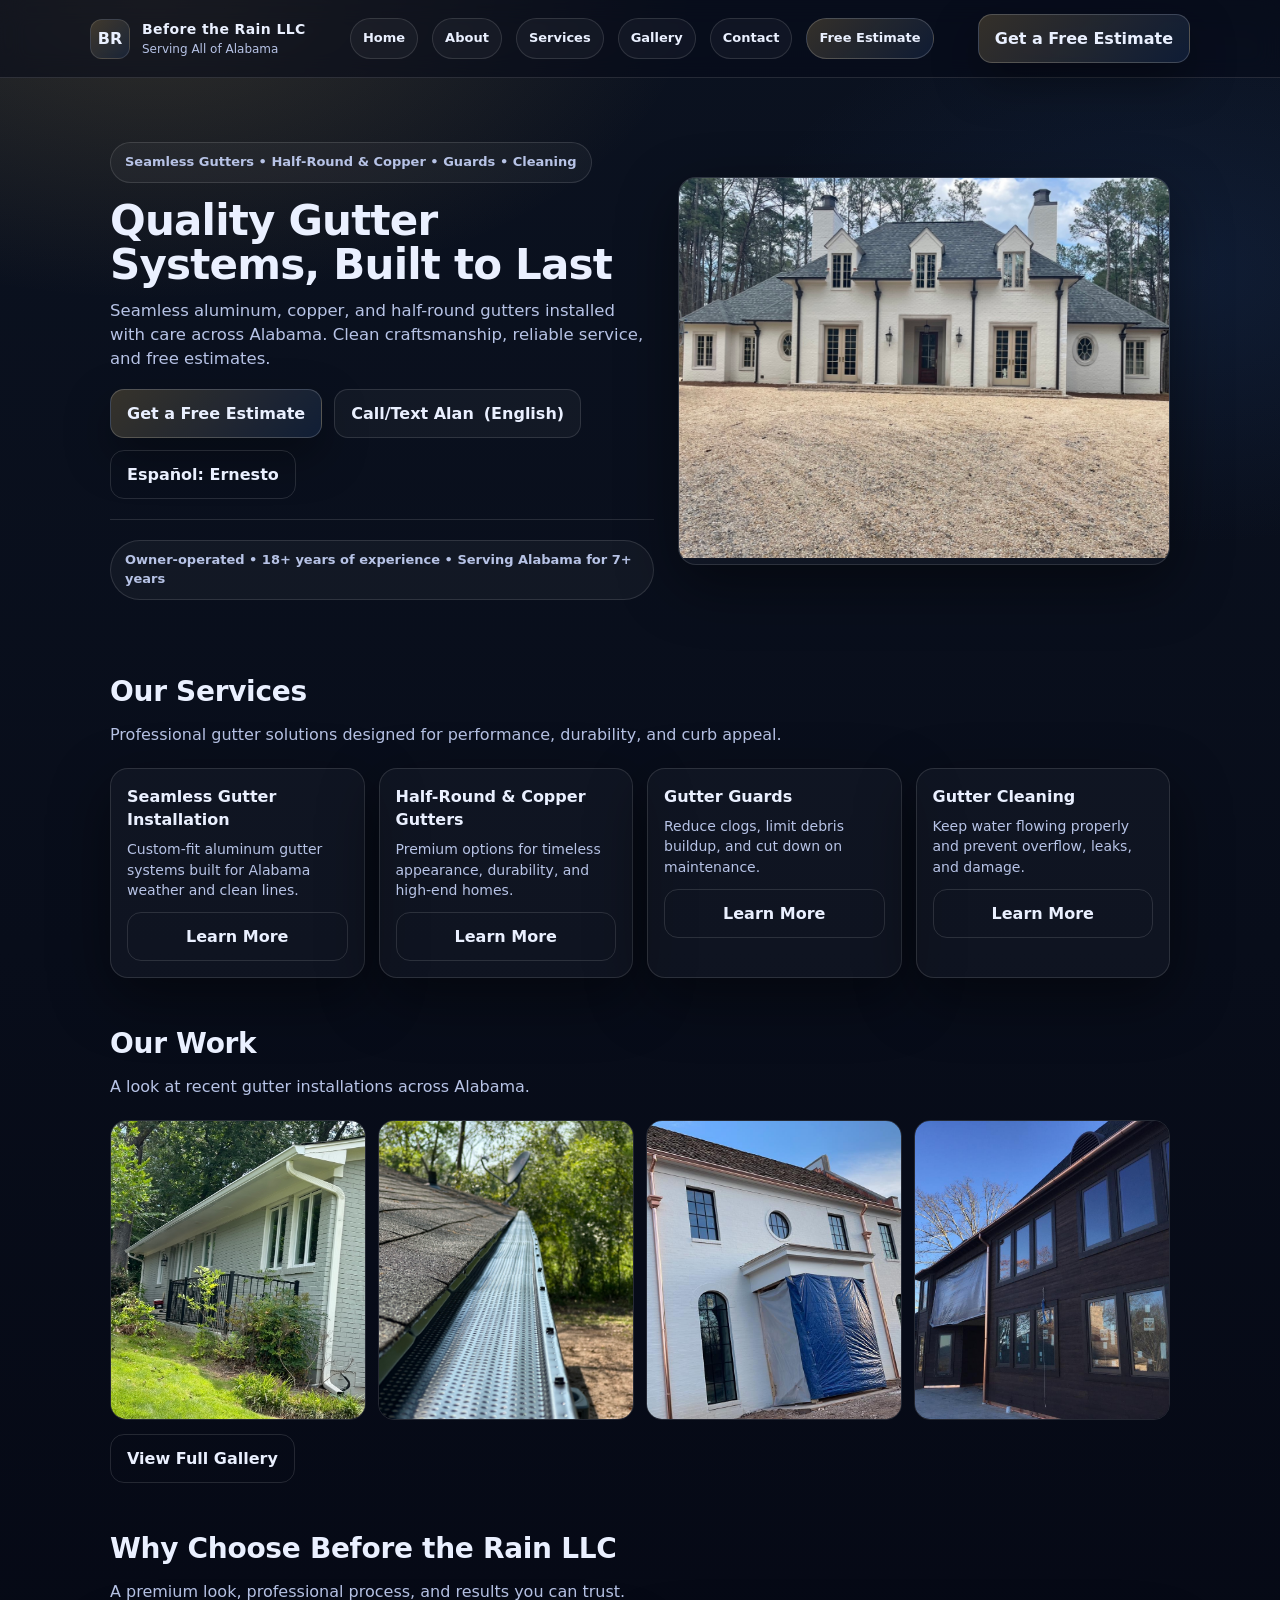
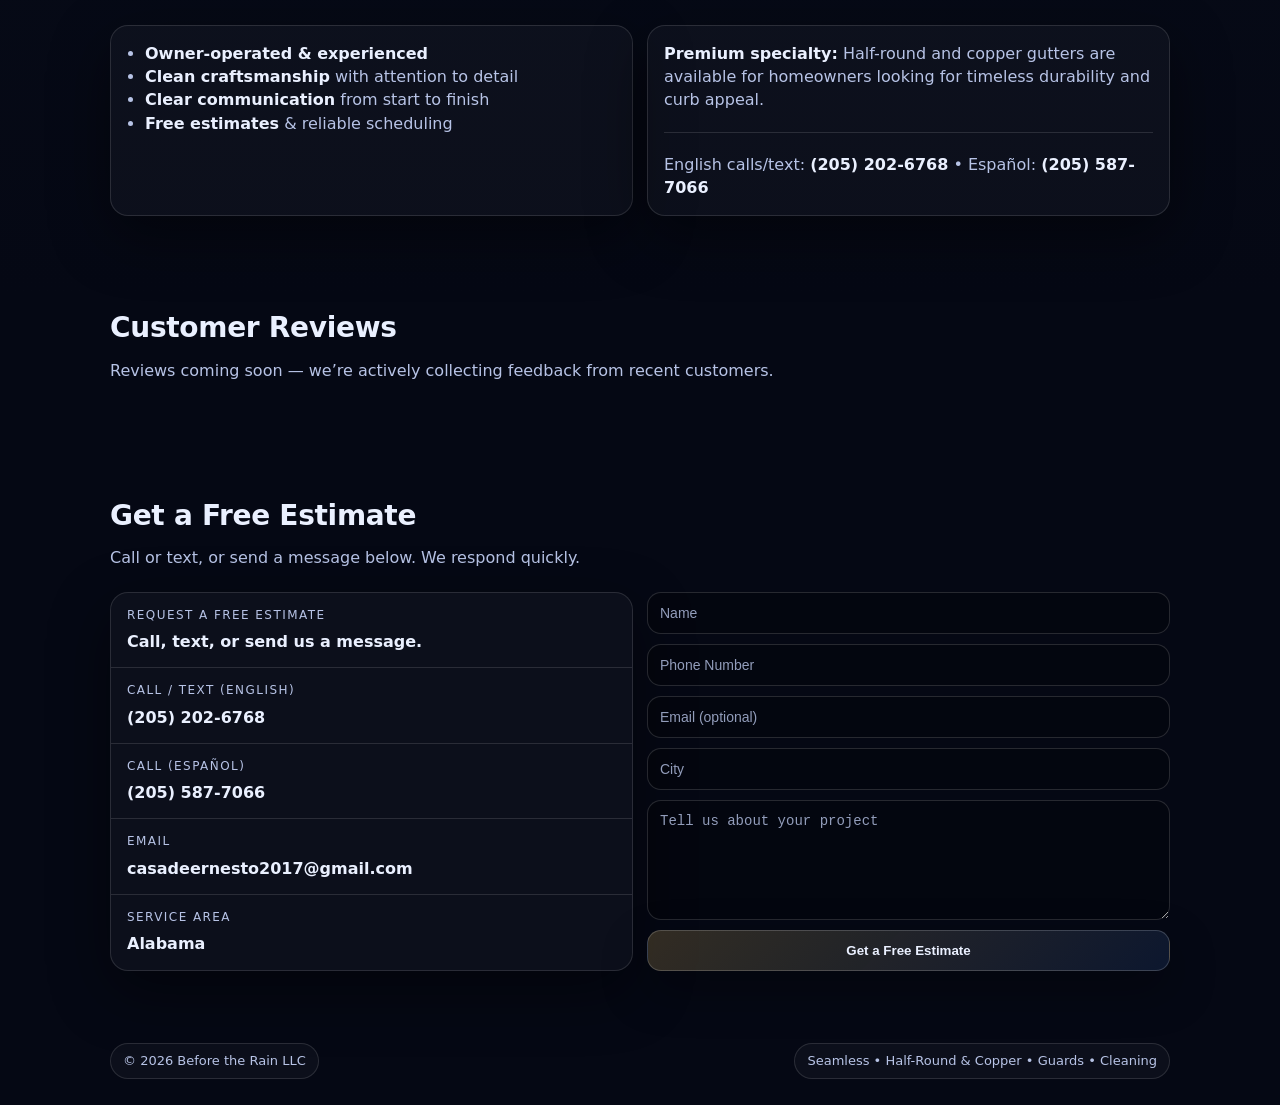
<file: index.html>
<!doctype html>
<html lang="en">
<head>
  <meta charset="utf-8" />
  <meta name="viewport" content="width=device-width,initial-scale=1" />
  <title>Before the Rain LLC | Seamless Gutters in Alabama</title>
  <meta name="description" content="Before the Rain LLC provides gutter installation, half-round & copper gutters, gutter guards, and cleaning across Alabama. Free estimates. Call or text." />
  <link rel="stylesheet" href="style.css" />
</head>

<body>
  <header class="nav">
    <div class="wrap nav-inner">
      <div class="brand">
        <div class="logo">BR</div>
        <div>
          <h1>Before the Rain LLC</h1>
          <small>Serving All of Alabama</small>
        </div>
      </div>

      <nav class="nav-links" aria-label="primary">
        <a href="index.html">Home</a>
        <a href="about.html">About</a>
        <a href="services.html">Services</a>
        <a href="gallery.html">Gallery</a>
        <a href="index.html#contact">Contact</a>
        <a class="cta" href="#contact">Free Estimate</a>
      </nav>

      <a class="btn primary" href="#contact">Get a Free Estimate</a>
    </div>
  </header>

  <main>
    <!-- HERO -->
    <section class="hero">
      <div class="wrap hero-grid">
        <div>
          <div class="badge">Seamless Gutters • Half-Round & Copper • Guards • Cleaning</div>
          <h2>Quality Gutter Systems, Built to Last</h2>
          <p>
            Seamless aluminum, copper, and half-round gutters installed with care across Alabama.
            Clean craftsmanship, reliable service, and free estimates.
          </p>

          <div style="display:flex; gap:12px; flex-wrap:wrap; margin-top:14px;">
            <a class="btn primary" href="#contact">Get a Free Estimate</a>
            <a class="btn" href="tel:+12052026768"><b>Call/Text Alan</b> (English)</a>
            <a class="btn outline" href="tel:+12055877066">Español: Ernesto</a>
          </div>

          <div class="divider"></div>
          <div class="badge">Owner-operated • 18+ years of experience • Serving Alabama for 7+ years</div>
        </div>

        <div class="card" style="overflow:hidden;">
          <img src="images/hero.jpg" alt="Half-round gutters on a white home" style="width:100%; height:380px; object-fit:cover;">
        </div>
      </div>
    </section>

    <!-- SERVICES PREVIEW -->
    <section class="section" id="servicesPreview">
      <div class="wrap">
        <h3>Our Services</h3>
        <p class="lead">Professional gutter solutions designed for performance, durability, and curb appeal.</p>

        <div class="grid4">
          <div class="card service-card">
            <h4>Seamless Gutter Installation</h4>
            <p>Custom-fit aluminum gutter systems built for Alabama weather and clean lines.</p>
            <a class="btn outline" href="services.html#installation">Learn More</a>
          </div>

          <div class="card service-card">
            <h4>Half-Round & Copper Gutters</h4>
            <p>Premium options for timeless appearance, durability, and high-end homes.</p>
            <a class="btn outline" href="services.html#copper">Learn More</a>
          </div>

          <div class="card service-card">
            <h4>Gutter Guards</h4>
            <p>Reduce clogs, limit debris buildup, and cut down on maintenance.</p>
            <a class="btn outline" href="services.html#guards">Learn More</a>
          </div>

          <div class="card service-card">
            <h4>Gutter Cleaning</h4>
            <p>Keep water flowing properly and prevent overflow, leaks, and damage.</p>
            <a class="btn outline" href="services.html#cleaning">Learn More</a>
          </div>
        </div>
      </div>
    </section>

    <!-- GALLERY PREVIEW (4 LARGE, FULL-WIDTH) -->
    <section class="section fullbleed" id="galleryPreview">
      <div class="wrap">
        <h3>Our Work</h3>
        <p class="lead">A look at recent gutter installations across Alabama.</p>
      </div>

      <div class="wrap">
        <div class="gallery-preview">
          <img src="images/gal1.jpg" alt="Gutter installation project">
          <img src="images/gal2.jpg" alt="Gutter installation project">
          <img src="images/gal3.jpg" alt="Gutter installation project">
          <img src="images/gal4.jpg" alt="Gutter installation project">


        </div>

        <div style="margin-top:14px;">
          <a class="btn outline" href="gallery.html">View Full Gallery</a>
        </div>
      </div>
    </section>

    <!-- WHY CHOOSE -->
    <section class="section" id="why">
      <div class="wrap">
        <h3>Why Choose Before the Rain LLC</h3>
        <p class="lead">A premium look, professional process, and results you can trust.</p>

        <div class="grid2">
          <div class="card" style="padding:16px;">
            <ul style="margin:0; padding-left:18px; color:var(--muted);">
              <li><b style="color:var(--text)">Owner-operated & experienced</b></li>
              <li><b style="color:var(--text)">Clean craftsmanship</b> with attention to detail</li>
              <li><b style="color:var(--text)">Clear communication</b> from start to finish</li>
              <li><b style="color:var(--text)">Free estimates</b> & reliable scheduling</li>
            </ul>
          </div>
          <div class="card" style="padding:16px;">
            <p style="margin:0; color:var(--muted);">
              <b style="color:var(--text)">Premium specialty:</b> Half-round and copper gutters are available for homeowners
              looking for timeless durability and curb appeal.
            </p>
            <div class="divider"></div>
            <p style="margin:0; color:var(--muted);">
              English calls/text: <b style="color:var(--text)">(205) 202-6768</b> • Español: <b style="color:var(--text)">(205) 587-7066</b>
            </p>
          </div>
        </div>
      </div>
    </section>

    <!-- REVIEWS PLACEHOLDER -->
    <section class="section" id="reviews">
      <div class="wrap">
        <h3>Customer Reviews</h3>
        <p class="lead">Reviews coming soon — we’re actively collecting feedback from recent customers.</p>
      </div>
    </section>

    <!-- CONTACT -->
<section class="section" id="contact">
  <div class="wrap">
    <h3>Get a Free Estimate</h3>
    <p class="lead">Call or text, or send a message below. We respond quickly.</p>

    <div class="grid2">
      <!-- LEFT: CONTACT INFO (LINED, CLEAN – LIKE ORIGINAL) -->
      <div class="contact-panel">
        <div class="row">
          <p class="k">Request a Free Estimate</p>
          <p class="v">Call, text, or send us a message.</p>
        </div>

        <div class="row">
          <p class="k">Call / Text (English)</p>
          <p class="v"><a href="tel:+12052026768">(205) 202-6768</a></p>
        </div>

        <div class="row">
          <p class="k">Call (Español)</p>
          <p class="v"><a href="tel:+12055877066">(205) 587-7066</a></p>
        </div>

        <div class="row">
          <p class="k">Email</p>
          <p class="v">
            <a href="mailto:casadeernesto2017@gmail.com">casadeernesto2017@gmail.com</a>
          </p>
        </div>

        <div class="row">
          <p class="k">Service Area</p>
          <p class="v">Alabama</p>
        </div>
      </div>

      <!-- RIGHT: FORM (UNCHANGED, FULL SIZE) -->
      <form action="https://formsubmit.co/casadeernesto2017@gmail.com" method="POST">
        <input type="hidden" name="_subject" value="New Free Estimate Request — Before the Rain LLC">
        <input type="hidden" name="_captcha" value="true">
        <input type="hidden" name="_template" value="table">
        <input type="hidden" name="_next" value="https://beforetheraingutters.com/#contact">

        <input name="name" placeholder="Name" required>
        <input name="phone" placeholder="Phone Number" required>
        <input name="email" type="email" placeholder="Email (optional)">
        <input name="city" placeholder="City">
        <textarea name="message" placeholder="Tell us about your project" required></textarea>

        <button class="btn primary" type="submit">Get a Free Estimate</button>
      </form>
    </div>
  </div>
</section>
          </div>
        </div>
      </div>
    </section>
  </main>

  <footer class="footer">
    <div class="wrap">
      <div class="tag">© <span id="y"></span> Before the Rain LLC</div>
      <div class="tag">Seamless • Half-Round & Copper • Guards • Cleaning</div>
    </div>
  </footer>

  <script>document.getElementById("y").textContent = new Date().getFullYear();</script>
</body>
</html>
</file>
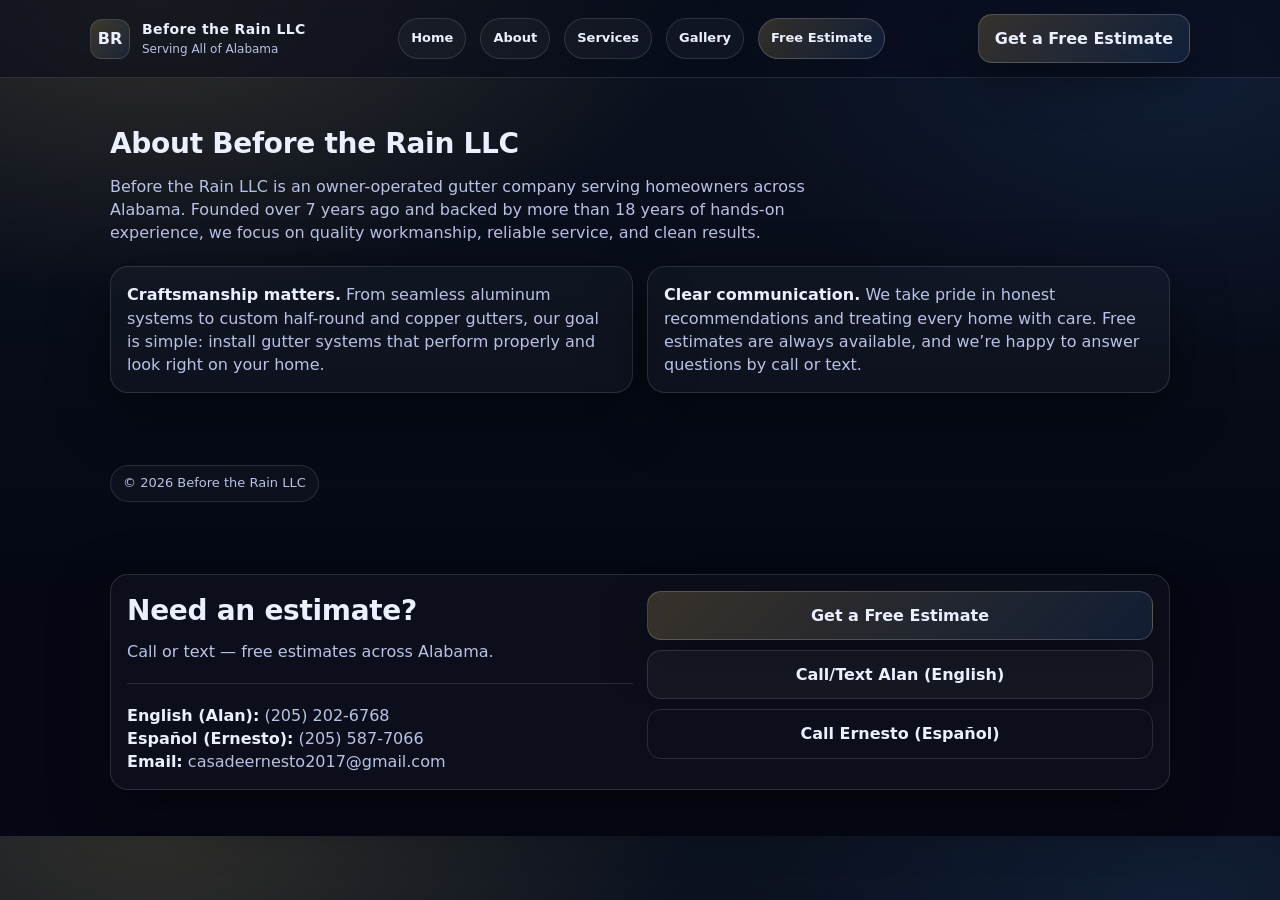
<file: about.html>
<!doctype html>
<html lang="en">
<head>
  <meta charset="utf-8" />
  <meta name="viewport" content="width=device-width,initial-scale=1" />
  <title>About | Before the Rain LLC</title>
  <link rel="stylesheet" href="style.css" />
</head>
<body>
  <header class="nav">
    <div class="wrap nav-inner">
      <div class="brand">
        <div class="logo">BR</div>
        <div><h1>Before the Rain LLC</h1><small>Serving All of Alabama</small></div>
      </div>
      <nav class="nav-links">
        <a href="index.html">Home</a><a href="about.html">About</a><a href="services.html">Services</a><a href="gallery.html">Gallery</a>
        <a class="cta" href="index.html#contact">Free Estimate</a>
      </nav>
      <a class="btn primary" href="index.html#contact">Get a Free Estimate</a>
    </div>
  </header>

  <main>
    <section class="section">
      <div class="wrap">
        <h3>About Before the Rain LLC</h3>
        <p class="lead">
          Before the Rain LLC is an owner-operated gutter company serving homeowners across Alabama.
          Founded over 7 years ago and backed by more than 18 years of hands-on experience, we focus on quality workmanship,
          reliable service, and clean results.
        </p>

        <div class="grid2">
          <div class="card" style="padding:16px;">
            <p style="margin:0; color:var(--muted);">
              <b style="color:var(--text)">Craftsmanship matters.</b>
              From seamless aluminum systems to custom half-round and copper gutters, our goal is simple:
              install gutter systems that perform properly and look right on your home.
            </p>
          </div>
          <div class="card" style="padding:16px;">
            <p style="margin:0; color:var(--muted);">
              <b style="color:var(--text)">Clear communication.</b>
              We take pride in honest recommendations and treating every home with care.
              Free estimates are always available, and we’re happy to answer questions by call or text.
            </p>
          </div>
        </div>
      </div>
    </section>
  </main>

  <footer class="footer"><div class="wrap"><div class="tag">© <span id="y"></span> Before the Rain LLC</div></div></footer>
  <script>document.getElementById("y").textContent=new Date().getFullYear();</script>
</body>
</html>
<section class="section">
  <div class="wrap">
    <div class="card" style="padding:16px;">
      <div class="grid2">
        <div>
          <h3 style="margin:0 0 8px;">Need an estimate?</h3>
          <p class="lead" style="margin:0;">Call or text — free estimates across Alabama.</p>
          <div class="divider"></div>
          <p style="margin:0; color:var(--muted);">
            <b style="color:var(--text)">English (Alan):</b> <a href="tel:+12052026768">(205) 202-6768</a><br>
            <b style="color:var(--text)">Español (Ernesto):</b> <a href="tel:+12055877066">(205) 587-7066</a><br>
            <b style="color:var(--text)">Email:</b> <a href="mailto:casadeernesto2017@gmail.com">casadeernesto2017@gmail.com</a>
          </p>
        </div>
        <div style="display:grid; gap:10px; align-content:start;">
          <a class="btn primary" href="index.html#contact">Get a Free Estimate</a>
          <a class="btn" href="tel:+12052026768">Call/Text Alan (English)</a>
          <a class="btn outline" href="tel:+12055877066">Call Ernesto (Español)</a>
        </div>
      </div>
    </div>
  </div>
</section>
</file>
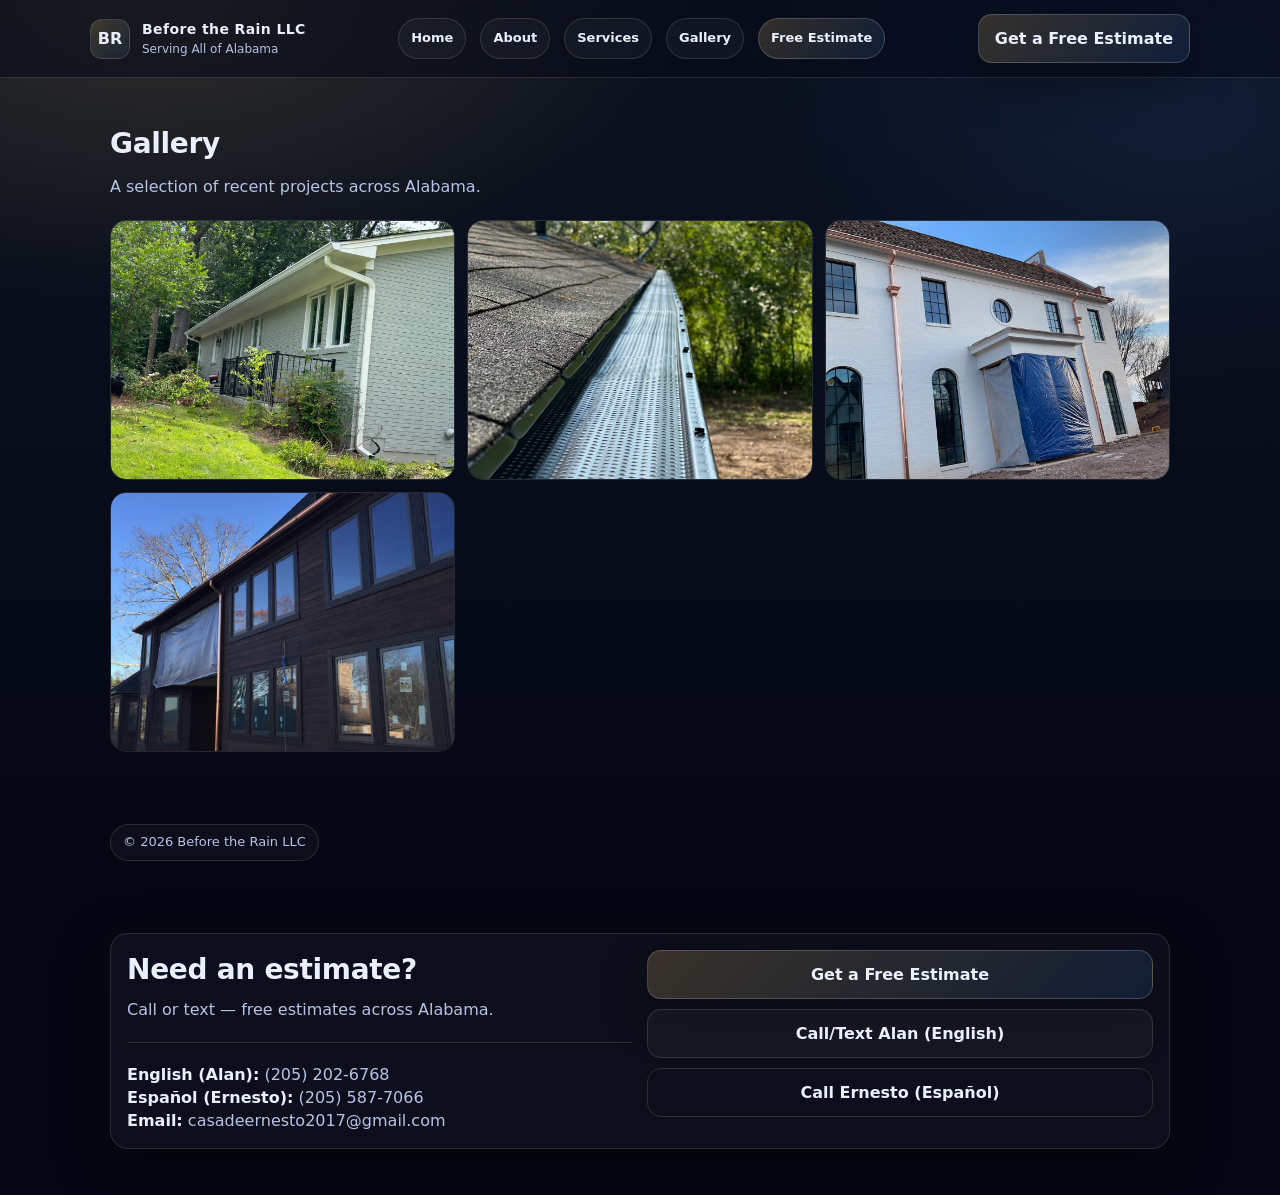
<file: gallery.html>
<!doctype html>
<html lang="en">
<head>
  <meta charset="utf-8" />
  <meta name="viewport" content="width=device-width,initial-scale=1" />
  <title>Gallery | Before the Rain LLC</title>
  <link rel="stylesheet" href="style.css" />
</head>
<body>
  <header class="nav">
    <div class="wrap nav-inner">
      <div class="brand">
        <div class="logo">BR</div>
        <div><h1>Before the Rain LLC</h1><small>Serving All of Alabama</small></div>
      </div>
      <nav class="nav-links">
        <a href="index.html">Home</a><a href="about.html">About</a><a href="services.html">Services</a><a href="gallery.html">Gallery</a>
        <a class="cta" href="index.html#contact">Free Estimate</a>
      </nav>
      <a class="btn primary" href="index.html#contact">Get a Free Estimate</a>
    </div>
  </header>

  <main>
    <section class="section">
      <div class="wrap">
        <h3>Gallery</h3>
        <p class="lead">A selection of recent projects across Alabama.</p>

        <div class="gallery-grid">
          <img src="images/gal1.jpg" alt="Gutter installation project">
          <img src="images/gal2.jpg" alt="Gutter installation project">
          <img src="images/gal3.jpg" alt="Gutter installation project">
          <img src="images/gal4.jpg" alt="Gutter installation project">


          <!-- Add more by duplicating lines below -->
          <!-- <img src="images/gal5.jpg" alt="Project photo 5"> -->
        </div>
      </div>
    </section>
  </main>

  <footer class="footer"><div class="wrap"><div class="tag">© <span id="y"></span> Before the Rain LLC</div></div></footer>
  <script>document.getElementById("y").textContent=new Date().getFullYear();</script>
</body>
</html>
<section class="section">
  <div class="wrap">
    <div class="card" style="padding:16px;">
      <div class="grid2">
        <div>
          <h3 style="margin:0 0 8px;">Need an estimate?</h3>
          <p class="lead" style="margin:0;">Call or text — free estimates across Alabama.</p>
          <div class="divider"></div>
          <p style="margin:0; color:var(--muted);">
            <b style="color:var(--text)">English (Alan):</b> <a href="tel:+12052026768">(205) 202-6768</a><br>
            <b style="color:var(--text)">Español (Ernesto):</b> <a href="tel:+12055877066">(205) 587-7066</a><br>
            <b style="color:var(--text)">Email:</b> <a href="mailto:casadeernesto2017@gmail.com">casadeernesto2017@gmail.com</a>
          </p>
        </div>
        <div style="display:grid; gap:10px; align-content:start;">
          <a class="btn primary" href="index.html#contact">Get a Free Estimate</a>
          <a class="btn" href="tel:+12052026768">Call/Text Alan (English)</a>
          <a class="btn outline" href="tel:+12055877066">Call Ernesto (Español)</a>
        </div>
      </div>
    </div>
  </div>
</section>
</file>
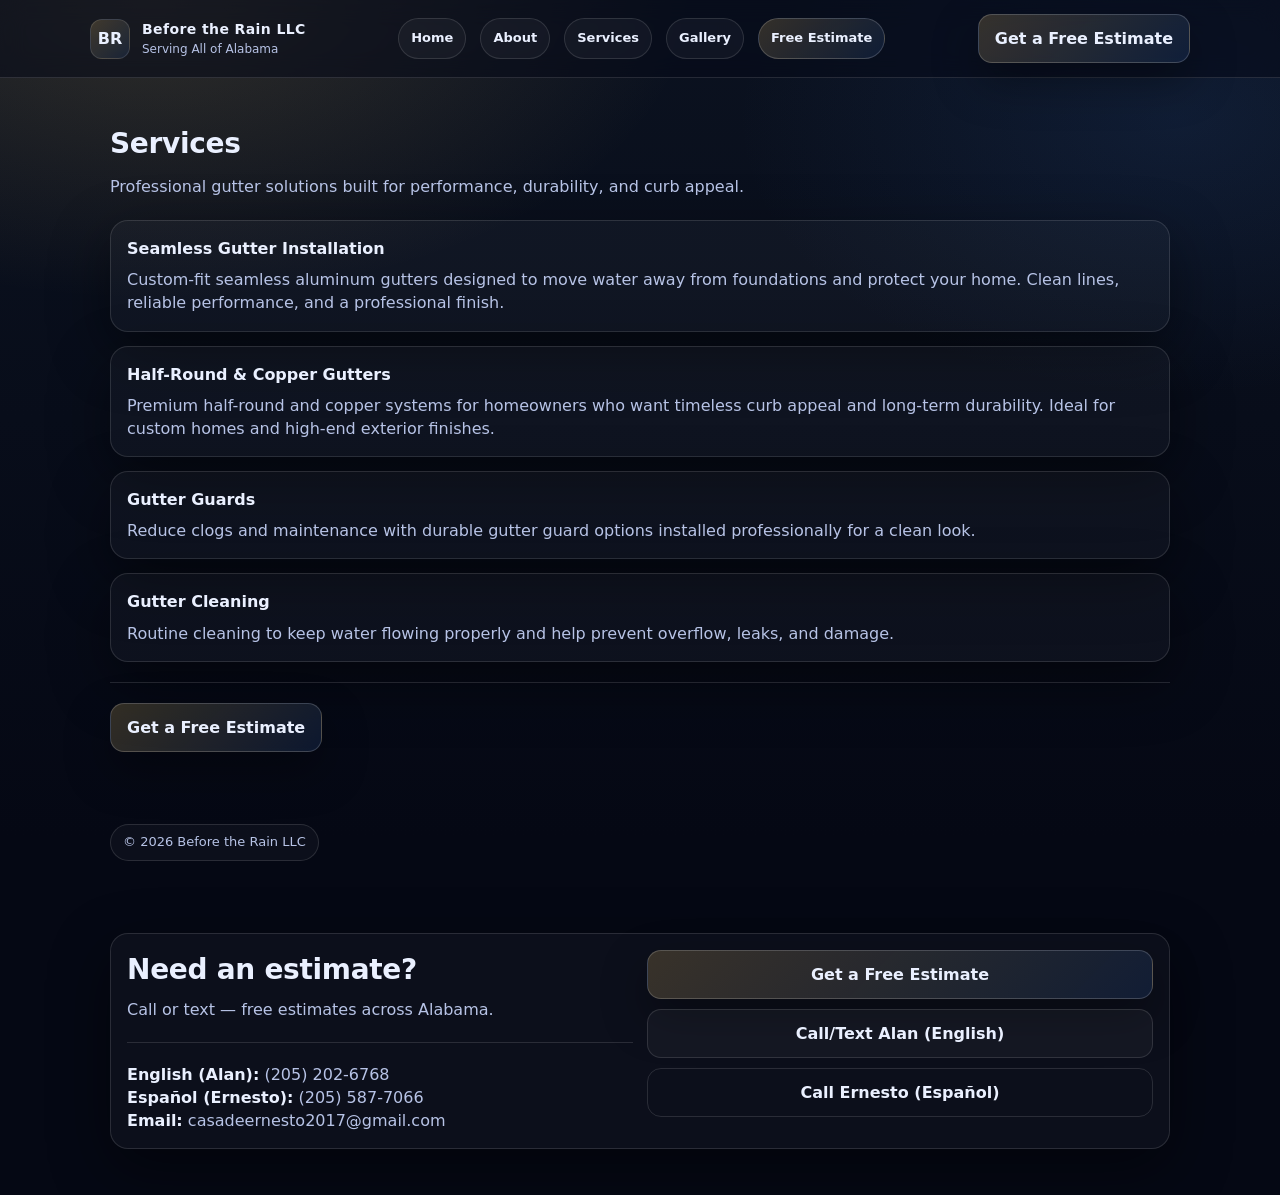
<file: services.html>
<!doctype html>
<html lang="en">
<head>
  <meta charset="utf-8" />
  <meta name="viewport" content="width=device-width,initial-scale=1" />
  <title>Services | Before the Rain LLC</title>
  <link rel="stylesheet" href="style.css" />
</head>
<body>
  <header class="nav">
    <div class="wrap nav-inner">
      <div class="brand">
        <div class="logo">BR</div>
        <div><h1>Before the Rain LLC</h1><small>Serving All of Alabama</small></div>
      </div>
      <nav class="nav-links">
        <a href="index.html">Home</a><a href="about.html">About</a><a href="services.html">Services</a><a href="gallery.html">Gallery</a>
        <a class="cta" href="index.html#contact">Free Estimate</a>
      </nav>
      <a class="btn primary" href="index.html#contact">Get a Free Estimate</a>
    </div>
  </header>

  <main>
    <section class="section">
      <div class="wrap">
        <h3>Services</h3>
        <p class="lead">Professional gutter solutions built for performance, durability, and curb appeal.</p>

        <div class="card" id="installation" style="padding:16px; margin-bottom:14px;">
          <h4 style="margin:0 0 8px;">Seamless Gutter Installation</h4>
          <p style="margin:0; color:var(--muted);">
            Custom-fit seamless aluminum gutters designed to move water away from foundations and protect your home.
            Clean lines, reliable performance, and a professional finish.
          </p>
        </div>

        <div class="card" id="copper" style="padding:16px; margin-bottom:14px;">
          <h4 style="margin:0 0 8px;">Half-Round & Copper Gutters</h4>
          <p style="margin:0; color:var(--muted);">
            Premium half-round and copper systems for homeowners who want timeless curb appeal and long-term durability.
            Ideal for custom homes and high-end exterior finishes.
          </p>
        </div>

        <div class="card" id="guards" style="padding:16px; margin-bottom:14px;">
          <h4 style="margin:0 0 8px;">Gutter Guards</h4>
          <p style="margin:0; color:var(--muted);">
            Reduce clogs and maintenance with durable gutter guard options installed professionally for a clean look.
          </p>
        </div>

        <div class="card" id="cleaning" style="padding:16px;">
          <h4 style="margin:0 0 8px;">Gutter Cleaning</h4>
          <p style="margin:0; color:var(--muted);">
            Routine cleaning to keep water flowing properly and help prevent overflow, leaks, and damage.
          </p>
        </div>

        <div class="divider"></div>
        <a class="btn primary" href="index.html#contact">Get a Free Estimate</a>
      </div>
    </section>
  </main>

  <footer class="footer"><div class="wrap"><div class="tag">© <span id="y"></span> Before the Rain LLC</div></div></footer>
  <script>document.getElementById("y").textContent=new Date().getFullYear();</script>
</body>
</html>
<section class="section">
  <div class="wrap">
    <div class="card" style="padding:16px;">
      <div class="grid2">
        <div>
          <h3 style="margin:0 0 8px;">Need an estimate?</h3>
          <p class="lead" style="margin:0;">Call or text — free estimates across Alabama.</p>
          <div class="divider"></div>
          <p style="margin:0; color:var(--muted);">
            <b style="color:var(--text)">English (Alan):</b> <a href="tel:+12052026768">(205) 202-6768</a><br>
            <b style="color:var(--text)">Español (Ernesto):</b> <a href="tel:+12055877066">(205) 587-7066</a><br>
            <b style="color:var(--text)">Email:</b> <a href="mailto:casadeernesto2017@gmail.com">casadeernesto2017@gmail.com</a>
          </p>
        </div>
        <div style="display:grid; gap:10px; align-content:start;">
          <a class="btn primary" href="index.html#contact">Get a Free Estimate</a>
          <a class="btn" href="tel:+12052026768">Call/Text Alan (English)</a>
          <a class="btn outline" href="tel:+12055877066">Call Ernesto (Español)</a>
        </div>
      </div>
    </div>
  </div>
</section>
</file>
<file: style.css>
:root{
  --bg:#0b1220;
  --bg2:#121b2e;
  --card:#0f172a;
  --text:#eaf0ff;
  --muted:#b7c3e6;
  --line:rgba(255,255,255,.12);
  --accent:#d6b15e;   /* gold */
  --accent2:#2f5ea8;  /* workwear blue */
  --shadow: 0 20px 60px rgba(0,0,0,.45);
  --radius: 18px;
}

*{box-sizing:border-box}
body{
  margin:0;
  font-family: ui-sans-serif, system-ui, -apple-system, Segoe UI, Roboto, Arial;
  color:var(--text);
  background:
    radial-gradient(900px 500px at 12% 0%, rgba(214,177,94,.18), transparent 60%),
    radial-gradient(800px 500px at 92% 10%, rgba(47,94,168,.16), transparent 55%),
    linear-gradient(180deg, var(--bg), #050814 70%);
  line-height:1.45;
}
a{color:inherit; text-decoration:none}
.wrap{max-width:1100px; margin:0 auto; padding:0 20px}

.nav{
  position:sticky; top:0; z-index:50;
  backdrop-filter: blur(12px);
  background: rgba(6,10,24,.55);
  border-bottom:1px solid var(--line);
}
.nav-inner{display:flex; align-items:center; justify-content:space-between; padding:14px 0; gap:14px}
.brand{display:flex; align-items:center; gap:12px}
.logo{
  width:40px; height:40px; border-radius:12px;
  background: linear-gradient(135deg, rgba(214,177,94,.22), rgba(47,94,168,.18));
  border:1px solid var(--line);
  display:grid; place-items:center;
  font-weight:900;
}
.brand h1{font-size:14px; margin:0; letter-spacing:.4px}
.brand small{display:block; color:var(--muted); font-size:12px; margin-top:2px}

.nav-links{display:flex; gap:14px; align-items:center}
.nav-links a{
  padding:10px 12px;
  border-radius:999px;
  border:1px solid var(--line);
  background: rgba(255,255,255,.04);
  font-weight:700;
  font-size:13px;
}
.nav-links a:hover{transform: translateY(-1px); background: rgba(255,255,255,.06)}
.nav-links a.cta{
  border-color: rgba(255,255,255,.18);
  background: linear-gradient(135deg, rgba(214,177,94,.22), rgba(47,94,168,.18));
}

.hero{padding:64px 0 26px}
.hero-grid{display:grid; grid-template-columns: 1.05fr .95fr; gap:24px; align-items:center}
.badge{
  display:inline-flex; gap:10px; align-items:center;
  padding:10px 14px; border-radius:999px;
  border:1px solid var(--line);
  background: rgba(255,255,255,.04);
  color:var(--muted);
  font-weight:700;
  font-size:13px;
}
.hero h2{margin:16px 0 10px; font-size:42px; line-height:1.05; letter-spacing:-.8px}
.hero p{color:var(--muted); font-size:16.5px; margin: 12px 0 18px; max-width:60ch}

.btn{
  display:inline-flex; align-items:center; justify-content:center;
  gap:10px;
  padding:12px 16px;
  border-radius:14px;
  border:1px solid var(--line);
  background: rgba(255,255,255,.04);
  color:var(--text);
  font-weight:800;
  transition:.2s ease;
}
.btn:hover{transform: translateY(-1px); background: rgba(255,255,255,.06)}
.btn.primary{
  border-color: rgba(255,255,255,.18);
  background: linear-gradient(135deg, rgba(214,177,94,.22), rgba(47,94,168,.18));
  box-shadow: 0 18px 45px rgba(0,0,0,.35);
}
.btn.outline{background: transparent}

.card{
  border:1px solid var(--line);
  border-radius: var(--radius);
  background: rgba(255,255,255,.03);
  box-shadow: var(--shadow);
}

.section{padding:46px 0}
.section h3{margin:0 0 10px; font-size:28px; letter-spacing:-.3px}
.section p.lead{margin:0 0 22px; color:var(--muted); max-width:72ch}

.grid4{display:grid; grid-template-columns: repeat(4,1fr); gap:14px}
.grid3{display:grid; grid-template-columns: repeat(3,1fr); gap:14px}
.grid2{display:grid; grid-template-columns: repeat(2,1fr); gap:14px}

.service-card{padding:16px}
.service-card h4{margin:0 0 8px; font-size:16px}
.service-card p{margin:0 0 12px; color:var(--muted); font-size:14px}

.fullbleed{width:100%; padding:0}
.gallery-preview{display:grid; grid-template-columns: repeat(4,1fr); gap:12px}
.gallery-preview img{
  width:100%; height:280px; object-fit:cover;
  border-radius:16px; border:1px solid var(--line);
}

.gallery-grid{display:grid; grid-template-columns: repeat(3,1fr); gap:12px}
.gallery-grid img{
  width:100%; height:260px; object-fit:cover;
  border-radius:16px; border:1px solid var(--line);
}

.divider{height:1px; background:var(--line); margin:20px 0}

.footer{padding:26px 0; color:var(--muted); font-size:13px}
.footer .wrap{display:flex; justify-content:space-between; gap:12px; flex-wrap:wrap}
.tag{border:1px solid var(--line); padding:8px 12px; border-radius:999px; background: rgba(255,255,255,.03)}

@media (max-width: 900px){
  .nav-links{display:none}
  .hero-grid{grid-template-columns:1fr}
  .hero h2{font-size:36px}
  .grid4{grid-template-columns:1fr}
  .grid3{grid-template-columns:1fr}
  .grid2{grid-template-columns:1fr}
  .gallery-preview{grid-template-columns:1fr; }
  .gallery-preview img{height:240px}
  .gallery-grid{grid-template-columns:1fr}
}
/* ---- Forms / inputs (needed to avoid tiny/janky contact section) ---- */
form{display:grid; gap:10px}
input, textarea, select{
  width:100%;
  padding:12px 12px;
  border-radius:14px;
  border:1px solid rgba(255,255,255,.14);
  background: rgba(0,0,0,.25);
  color:var(--text);
  outline:none;
  font-size:14px;
}
textarea{min-height:120px; resize:vertical}
input::placeholder, textarea::placeholder{color: rgba(183,195,230,.8)}
button{cursor:pointer}

/* ---- Make service cards + buttons consistent ---- */
.service-card .btn{width:100%}

/* ---- Gallery image polish ---- */
.gallery-preview img{height:300px}
@media (max-width: 900px){
  .gallery-preview img{height:240px}
}

/* ---- Contact section spacing polish ---- */
#contact .card{padding:18px !important}
/* --- Contact info (left panel) --- */
.contact-info .k{
  color: var(--muted);
  font-size:12px;
  text-transform:uppercase;
  letter-spacing:.12em;
  margin:0 0 6px;
}
.contact-info .v{
  font-size:16px;
  font-weight:900;
  margin:0;
}
.contact-info .row{
  padding:12px 0;
  border-bottom:1px solid var(--line);
}
.contact-info .row:last-child{border-bottom:none}
/* --- Contact left panel: lined rows like the original --- */
.contact-panel {
  border: 1px solid var(--line);
  border-radius: var(--radius);
  background: rgba(255,255,255,.03);
  box-shadow: var(--shadow);
  overflow: hidden;
}

.contact-panel .row{
  padding: 14px 16px;
  border-bottom: 1px solid var(--line);
}

.contact-panel .row:last-child{ border-bottom:none; }

.contact-panel .k{
  color: var(--muted);
  font-size: 12px;
  text-transform: uppercase;
  letter-spacing: .12em;
  margin: 0 0 6px;
}

.contact-panel .v{
  margin: 0;
  font-size: 16px;
  font-weight: 900;
}
</file>
